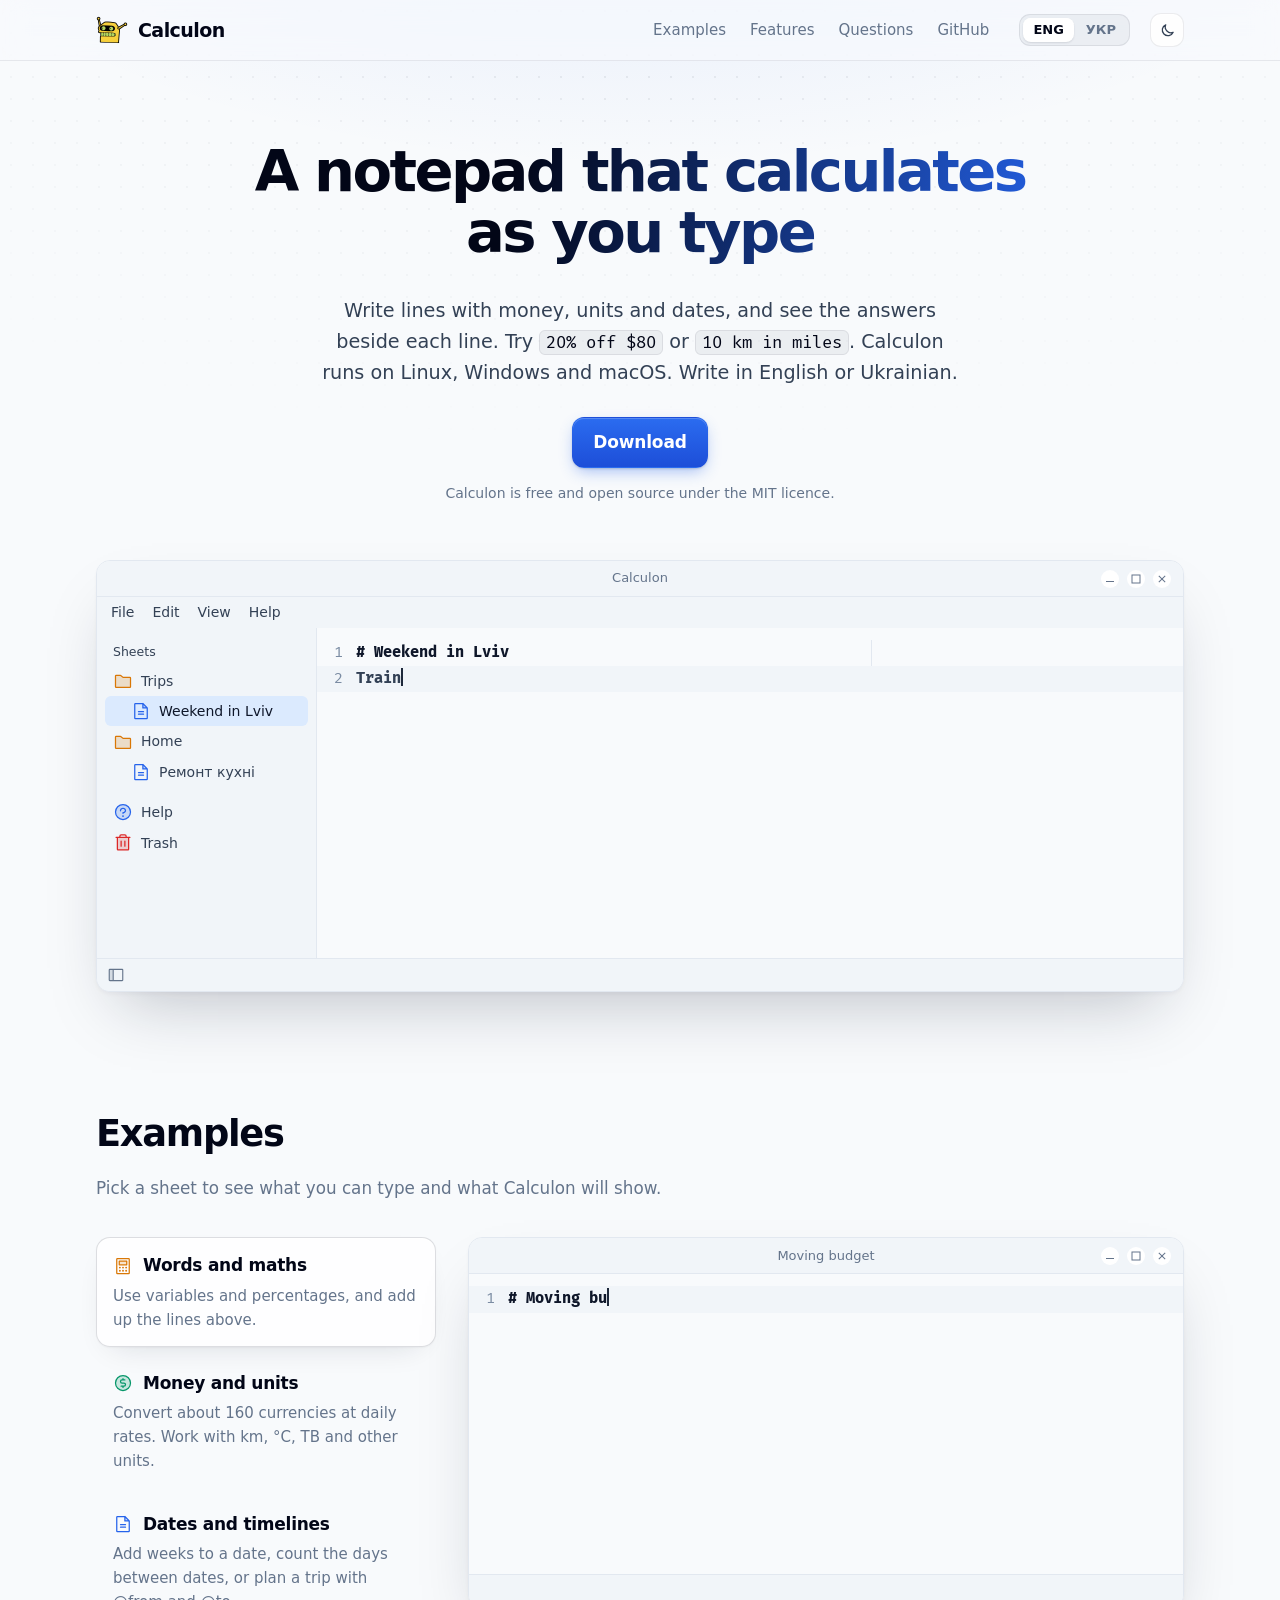
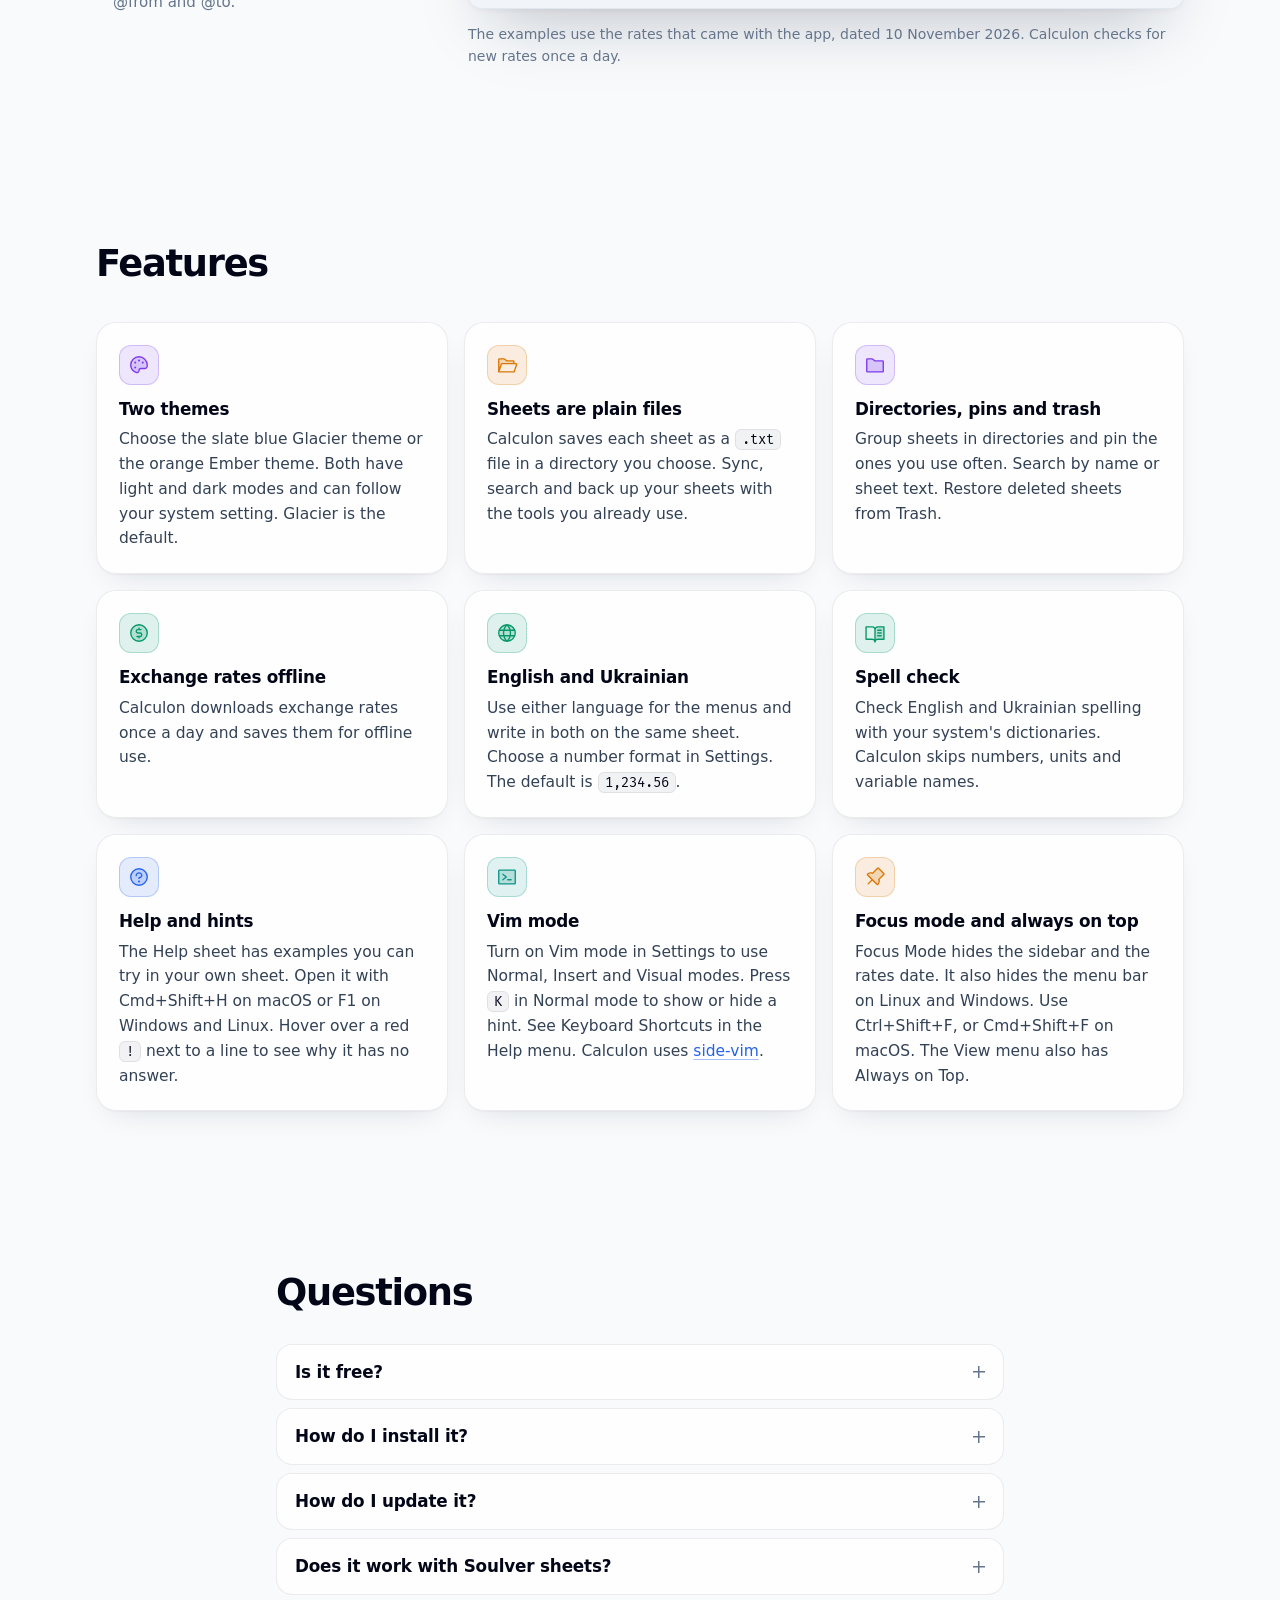
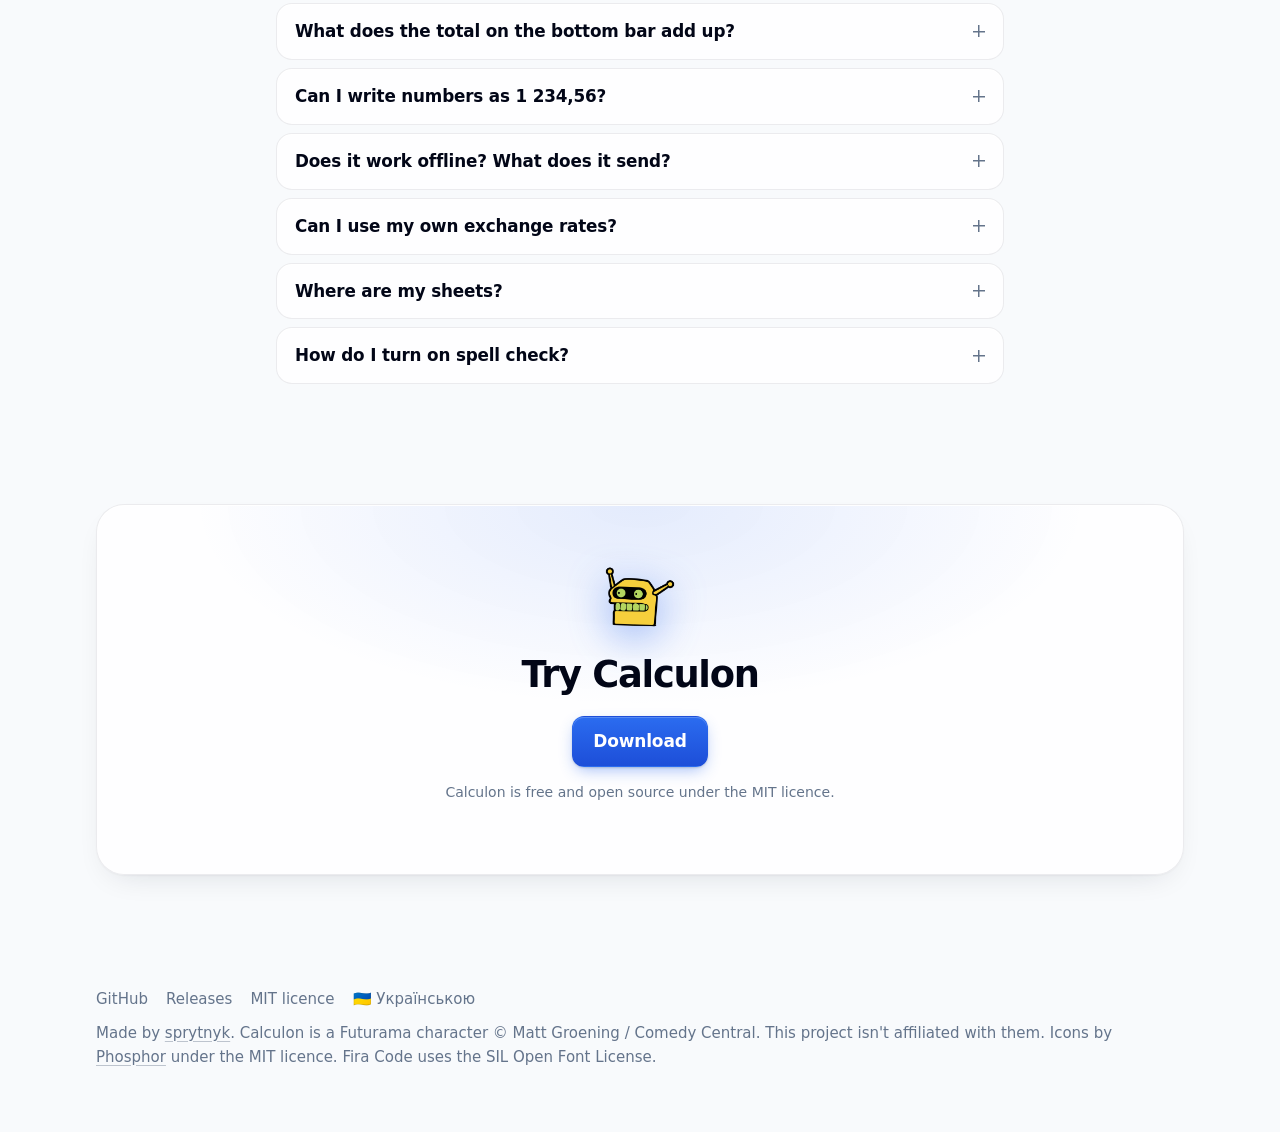
<file: docs/index.html>
<!doctype html>
<html lang="en">
  <head>
    <meta charset="utf-8" />
    <meta name="viewport" content="width=device-width, initial-scale=1" />
    <title>Calculon notepad calculator for Linux, Windows and macOS</title>
    <meta name="description" content="A notepad that calculates as you type. Write lines with money, units and dates. Free and open source for Linux, Windows and macOS." />
    <link rel="icon" href="assets/icon.png" />
    <link rel="canonical" href="https://sprytnyk.github.io/calculon/" />
    <link rel="alternate" hreflang="en" href="https://sprytnyk.github.io/calculon/" />
    <link rel="alternate" hreflang="uk" href="https://sprytnyk.github.io/calculon/uk/" />
    <link rel="alternate" hreflang="x-default" href="https://sprytnyk.github.io/calculon/" />
    <meta property="og:type" content="website" />
    <meta property="og:site_name" content="Calculon" />
    <meta property="og:title" content="Calculon notepad calculator for Linux, Windows and macOS" />
    <meta property="og:description" content="A notepad that calculates as you type. Write lines with money, units and dates. Free and open source for Linux, Windows and macOS." />
    <meta property="og:url" content="https://sprytnyk.github.io/calculon/" />
    <meta property="og:image" content="https://sprytnyk.github.io/calculon/screenshot.png" />
    <meta property="og:image:width" content="1200" />
    <meta property="og:image:height" content="630" />
    <meta property="og:locale" content="en_GB" />
    <meta property="og:locale:alternate" content="uk_UA" />
    <meta name="twitter:card" content="summary_large_image" />
    <script type="application/ld+json">
      {
        "@context": "https://schema.org",
        "@type": "SoftwareApplication",
        "name": "Calculon",
        "description": "A notepad that calculates as you type. Write lines with money, units and dates. Free and open source for Linux, Windows and macOS.",
        "applicationCategory": "UtilitiesApplication",
        "operatingSystem": "Linux, Windows, macOS",
        "url": "https://sprytnyk.github.io/calculon/",
        "downloadUrl": "https://github.com/sprytnyk/calculon/releases/latest",
        "codeRepository": "https://github.com/sprytnyk/calculon",
        "license": "https://opensource.org/license/mit",
        "inLanguage": [
          "en",
          "uk"
        ],
        "image": "https://sprytnyk.github.io/calculon/assets/icon.png",
        "screenshot": "https://sprytnyk.github.io/calculon/screenshot.png",
        "offers": {
          "@type": "Offer",
          "price": "0",
          "priceCurrency": "USD"
        }
      }
    </script>
    <script>
      try {
        const theme = localStorage.getItem("calculon-site-theme");
        if (theme === "light" || theme === "dark") document.documentElement.dataset.theme = theme;
      } catch {
        // Use the system theme when storage is unavailable.
      }

      // a browser set to Ukrainian goes to the Ukrainian page, unless the visitor picked English
      try {
        const first = (navigator.languages || [navigator.language])[0] || "";
        if (!localStorage.getItem("lang") && /^uk\b/i.test(first)) location.replace("uk/");
      } catch {
        // no storage: stay on English
      }
    </script>
    <link rel="stylesheet" href="assets/theme.css" />
    <link rel="stylesheet" href="assets/site.css" />
  </head>
  <body>
    <header class="top">
      <div class="wrap">
        <a class="brand" href="./"><img src="assets/icon.png" alt="" />Calculon</a>
        <nav>
          <a class="optional" href="#examples">Examples</a>
          <a class="optional" href="#features">Features</a>
          <a class="optional" href="#faq">Questions</a>
          <a href="https://github.com/sprytnyk/calculon">GitHub</a>
        </nav>
        <div class="langs" aria-label="Language">
          <span aria-current="page">ENG</span>
          <a href="uk/" data-lang="uk" hreflang="uk" lang="uk" title="Українською">УКР</a>
        </div>
        <button type="button" class="theme-toggle" data-theme-toggle="site" hidden>
          <svg class="sun" viewBox="0 0 24 24" aria-hidden="true"><circle cx="12" cy="12" r="4" /><path d="M12 2v2M12 20v2M4.9 4.9l1.4 1.4M17.7 17.7l1.4 1.4M2 12h2M20 12h2M4.9 19.1l1.4-1.4M17.7 6.3l1.4-1.4" /></svg><svg class="moon" viewBox="0 0 24 24" aria-hidden="true"><path d="M20 14.5A8 8 0 0 1 9.5 4a8 8 0 1 0 10.5 10.5z" /></svg>
        </button>
      </div>
    </header>

    <main>
      <div class="hero wrap">
        <h1>A notepad that calculates as&nbsp;you&nbsp;type</h1>
        <p class="lead">
          Write lines with money, units and dates, and see the answers beside each line.
          Try <code>20% off $80</code> or <code>10 km in miles</code>.
          Calculon runs on Linux, Windows and macOS. Write in English or Ukrainian.
        </p>
        <div data-downloads>
          <div class="downloads">
            <a class="button primary" href="https://github.com/sprytnyk/calculon/releases/latest"
              >Download</a
            >
          </div>
          <p class="download-note">Calculon is free and open source under the MIT licence.</p>
        </div>

        <div class="window" data-hero aria-label="Calculon demo with answers beside each line">
          <div class="titlebar">
            <span class="dots"><i></i><i></i><i></i></span>Calculon
          </div>
          <div class="menubar"></div>
          <div class="window-body">
            <aside class="side"></aside>
            <div class="sheet"></div>
          </div>
          <div class="statusbar"><span class="total"></span></div>
        </div>
      </div>

      <section id="examples">
        <div class="wrap">
          <div class="section-head">
            <h2>Examples</h2>
            <p class="muted">
              Pick a sheet to see what you can type and what Calculon will show.
            </p>
          </div>
          <div class="examples" data-examples>
            <div class="tabs" role="tablist" aria-label="Examples">
              <button class="tab" role="tab" data-sheet="basics" data-icon="numbers">
                <strong>Words and maths</strong>
                <span class="text">Use variables and percentages, and add up the lines above.</span>
              </button>
              <button class="tab" role="tab" data-sheet="money" data-icon="rates">
                <strong>Money and units</strong>
                <span class="text">Convert about 160 currencies at daily rates. Work with km, °C, TB and other units.</span>
              </button>
              <button class="tab" role="tab" data-sheet="dates" data-icon="sheet">
                <strong>Dates and timelines</strong>
                <span class="text"
                  >Add weeks to a date, count the days between dates, or plan a trip with @from and
                  @to.</span
                >
              </button>
            </div>
            <div class="example">
              <div class="window">
                <div class="titlebar">
                  <span class="dots"><i></i><i></i><i></i></span><span class="name"></span>
                </div>
                <div class="window-body"><div class="sheet" role="tabpanel"></div></div>
                <div class="statusbar"><span class="total"></span></div>
              </div>
              <p class="rates-note">
                The examples use the rates that came with the app, dated
                <span data-rates-date></span>. Calculon checks for new rates once a day.
              </p>
            </div>
          </div>
        </div>
      </section>

      <section id="features">
        <div class="wrap">
          <div class="section-head">
            <h2>Features</h2>
          </div>
          <div class="features">
            <div class="card">
              <span class="tile" style="--tint: var(--icon-violet)"><span class="icon" style="mask-image: url(assets/icons/colours.svg); -webkit-mask-image: url(assets/icons/colours.svg)"></span></span>
              <h3>Two themes</h3>
              <p>
                Choose the slate blue Glacier theme or the orange Ember theme. Both have light
                and dark modes and can follow your system setting. Glacier is the default.
              </p>
            </div>
            <div class="card">
              <span class="tile" style="--tint: var(--icon-amber)"><span class="icon" style="mask-image: url(assets/icons/open_directory.svg); -webkit-mask-image: url(assets/icons/open_directory.svg)"></span></span>
              <h3>Sheets are plain files</h3>
              <p>
                Calculon saves each sheet as a <code>.txt</code> file in a directory you choose.
                Sync, search and back up your sheets with the tools you already use.
              </p>
            </div>
            <div class="card">
              <span class="tile" style="--tint: var(--icon-violet)"><span class="icon" style="mask-image: url(assets/icons/directory.svg); -webkit-mask-image: url(assets/icons/directory.svg)"></span></span>
              <h3>Directories, pins and trash</h3>
              <p>
                Group sheets in directories and pin the ones you use often. Search by name or
                sheet text. Restore deleted sheets from Trash.
              </p>
            </div>
            <div class="card">
              <span class="tile" style="--tint: var(--icon-green)"><span class="icon" style="mask-image: url(assets/icons/rates.svg); -webkit-mask-image: url(assets/icons/rates.svg)"></span></span>
              <h3>Exchange rates offline</h3>
              <p>
                Calculon downloads exchange rates once a day and saves them for offline use.
              </p>
            </div>
            <div class="card">
              <span class="tile" style="--tint: var(--icon-green)"><span class="icon" style="mask-image: url(assets/icons/language.svg); -webkit-mask-image: url(assets/icons/language.svg)"></span></span>
              <h3>English and Ukrainian</h3>
              <p>
                Use either language for the menus and write in both on the same sheet.
                Choose a number format in Settings. The default is <code>1,234.56</code>.
              </p>
            </div>
            <div class="card">
              <span class="tile" style="--tint: var(--icon-green)"><span class="icon" style="mask-image: url(assets/icons/spell_add.svg); -webkit-mask-image: url(assets/icons/spell_add.svg)"></span></span>
              <h3>Spell check</h3>
              <p>
                Check English and Ukrainian spelling with your system's dictionaries.
                Calculon skips numbers, units and variable names.
              </p>
            </div>
            <div class="card">
              <span class="tile" style="--tint: var(--icon-blue)"><span class="icon" style="mask-image: url(assets/icons/help.svg); -webkit-mask-image: url(assets/icons/help.svg)"></span></span>
              <h3>Help and hints</h3>
              <p>
                The Help sheet has examples you can try in your own sheet.
                Open it with Cmd+Shift+H on macOS or F1 on Windows and Linux.
                Hover over a red <code>!</code> next to a line to see why it has no answer.
              </p>
            </div>
            <div class="card">
              <span class="tile" style="--tint: var(--icon-teal)"><span class="icon" style="mask-image: url(assets/icons/vim.svg); -webkit-mask-image: url(assets/icons/vim.svg)"></span></span>
              <h3>Vim mode</h3>
              <p>
                Turn on Vim mode in Settings to use Normal, Insert and Visual modes. Press
                <code>K</code> in Normal mode to show or hide a hint. See Keyboard Shortcuts in
                the Help menu. Calculon uses <a href="https://github.com/sprytnyk/side-vim">side-vim</a>.
              </p>
            </div>
            <div class="card">
              <span class="tile" style="--tint: var(--icon-amber)"><span class="icon" style="mask-image: url(assets/icons/pin.svg); -webkit-mask-image: url(assets/icons/pin.svg)"></span></span>
              <h3>Focus mode and always on top</h3>
              <p>
                Focus Mode hides the sidebar and the rates date. It also hides the menu bar on
                Linux and Windows. Use Ctrl+Shift+F, or Cmd+Shift+F on macOS. The View menu also
                has Always on Top.
              </p>
            </div>
          </div>
        </div>
      </section>

      <section id="faq">
        <div class="wrap faq">
          <h2>Questions</h2>
          <details>
            <summary>Is it free?</summary>
            <div>
              <p>
                Calculon is free. The MIT-licensed code is
                <a href="https://github.com/sprytnyk/calculon">on GitHub</a>.
              </p>
            </div>
          </details>
          <details>
            <summary>How do I install it?</summary>
            <div>
              <p>
                Download the archive for your system from
                <a href="https://github.com/sprytnyk/calculon/releases/latest">Releases</a> and unpack it. On Linux, run
                <code>./calculon</code>. On Windows, run <code>calculon.exe</code>.
                If the archive has an <code>_internal</code> directory, keep it beside the executable.
              </p>
              <p>
                The Windows build isn't code-signed, so SmartScreen may ask you to confirm the
                first start. Click More info, then Run anyway. On macOS, drag
                <code>Calculon.app</code> into Applications. The app isn't notarized, so macOS
                blocks it the first time. Try to open it, then go to System Settings &gt; Privacy
                &amp; Security and click Open Anyway.
              </p>
            </div>
          </details>
          <details>
            <summary>How do I update it?</summary>
            <div>
              <p>
                Open About Calculon in the Help menu, or in the Calculon menu on macOS. It checks
                GitHub and shows a link when a new version is out. Download it and replace the
                old copy. Your sheets and settings stay where they are.
              </p>
            </div>
          </details>
          <details>
            <summary>Does it work with Soulver sheets?</summary>
            <div>
              <p>
                Most sheets that use <a href="https://soulver.app">Soulver's</a> syntax work in
                Calculon, including line references from Soulver exports. Calculon uses its own
                <code>@from</code> and <code>@to</code> lines for trip timelines. In Soulver, set
                the trip's start and end in the app's interface. Calculon is an independent
                project.
              </p>
            </div>
          </details>
          <details>
            <summary>What does the total on the bottom bar add up?</summary>
            <div>
              <p>
                It adds the results of the whole sheet, subtotals included. If the sheet has
                money, it adds the money. Otherwise, it adds the results with the most common
                kind of unit, or plain numbers if there are no units. If Calculon has no exchange
                rate for a currency in the sheet, the bar shows which currency it is instead of
                a total.
              </p>
            </div>
          </details>
          <details>
            <summary>Can I write numbers as 1 234,56?</summary>
            <div>
              <p>
                Yes. Choose <code>1,234.56</code>, <code>1.234,56</code>,
                <code>1 234,56</code> or <code>1 234.56</code> on the Numbers page in Settings.
                The format is used for what you type and for the answers, whatever the menu
                language. The default is <code>1,234.56</code>, so <code>1,250</code> is one
                thousand two hundred and fifty.
              </p>
              <p>
                Put semicolons between list items and function arguments, as in
                <code>round(1234; 2)</code>. The same page sets which currency a bare
                <code>$</code> stands for. The default is US dollars.
              </p>
            </div>
          </details>
          <details>
            <summary>Does it work offline? What does it send?</summary>
            <div>
              <p>
                Calculon calculates on your computer. It gets rates from open.er-api.com or
                Frankfurter and uses the last saved rates when you're offline. When you open
                About, it checks GitHub for a new version. Calculon works without an account
                or tracking.
              </p>
            </div>
          </details>
          <details>
            <summary>Can I use my own exchange rates?</summary>
            <div>
              <p>
                Yes. Enter the URL of your source on the Exchange Rates page in Settings, for
                example your own Frankfurter server. It should return JSON like this.
              </p>
              <pre>{"base": "USD", "rates": {"EUR": 0.92, "UAH": 41.3}}</pre>
              <p>
                The <a href="https://github.com/sprytnyk/calculon#exchange-rates">README</a> lists what the reply needs.
              </p>
            </div>
          </details>
          <details>
            <summary>Where are my sheets?</summary>
            <div>
              <p>
                Calculon suggests <code>~/Documents/Calculon</code> on first launch. You can
                choose another directory in Settings. Each sheet is a plain <code>.txt</code>
                file, and directories in the sidebar are directories on disk. Deleted sheets go
                to <code>.trash</code> in the same place until you empty Trash.
              </p>
              <p>
                If a file changes on disk while you edit it, choose Save a copy to save your edits
                in a new sheet in the same directory.
              </p>
            </div>
          </details>
          <details>
            <summary>How do I turn on spell check?</summary>
            <div>
              <p>
                Calculon uses the spell checker on your system. On Linux that's Hunspell. To install
                it with English and Ukrainian dictionaries on Debian or Ubuntu, use this command.
              </p>
              <pre>sudo apt install libhunspell-1.7-0 hunspell-en-us hunspell-uk</pre>
              <p>
                For UK English on Debian or Ubuntu, install <code>hunspell-en-gb</code>.
                On macOS, install Hunspell with Homebrew and put the dictionaries in
                <code>~/Library/Spelling</code>. On Windows, open Language &amp; region under
                Time &amp; language in Settings. Add the language and install "Basic typing".
                The <a href="https://github.com/sprytnyk/calculon#spell-check">README</a> has the steps.
              </p>
              <p>
                Turn on Check Spelling in the View menu.
                The shortcut is Cmd+Option+S on macOS or F7 on Windows and Linux.
                To pick an English dictionary, open Spell Check in Settings.
              </p>
            </div>
          </details>
        </div>
      </section>

      <section class="cta">
        <div class="wrap">
          <img src="assets/icon.png" alt="" />
          <h2>Try Calculon</h2>
          <div data-downloads>
            <div class="downloads">
              <a class="button primary" href="https://github.com/sprytnyk/calculon/releases/latest"
                >Download</a
              >
            </div>
            <p class="download-note">Calculon is free and open source under the MIT licence.</p>
          </div>
        </div>
      </section>
    </main>

    <footer>
      <div class="wrap">
        <div class="links">
          <a href="https://github.com/sprytnyk/calculon">GitHub</a>
          <a href="https://github.com/sprytnyk/calculon/releases">Releases</a>
          <a href="https://github.com/sprytnyk/calculon/blob/main/LICENSE">MIT licence</a>
          <a href="uk/" data-lang="uk" hreflang="uk" lang="uk">🇺🇦 Українською</a>
        </div>
        <p>
          Made by <a href="https://sprytnyk.dev">sprytnyk</a>. Calculon is a Futurama character ©
          Matt Groening / Comedy Central. This project isn't affiliated with them. Icons by
          <a href="https://phosphoricons.com">Phosphor</a> under the MIT licence.
          Fira Code uses the SIL Open Font License.
        </p>
      </div>
    </footer>

    <script src="assets/sheets.js"></script>
    <script src="assets/site.js"></script>
  </body>
</html>
</file>
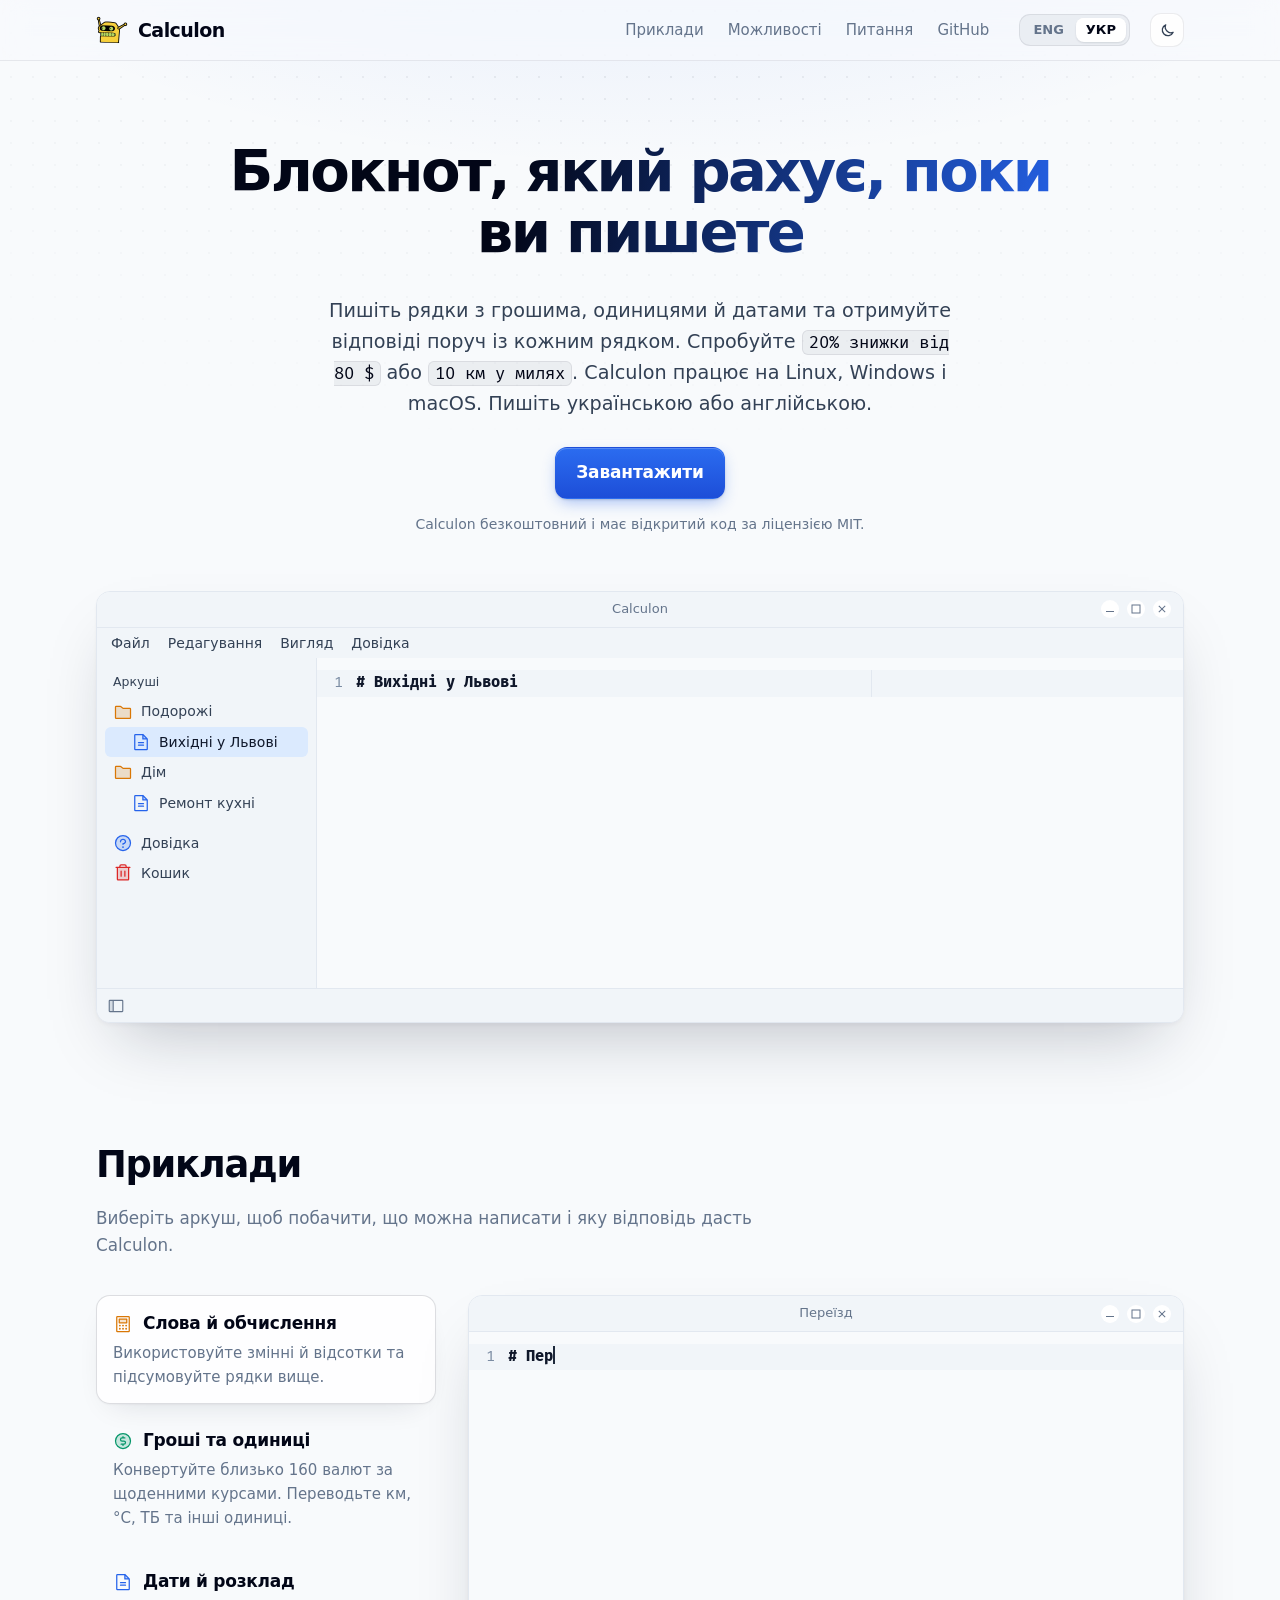
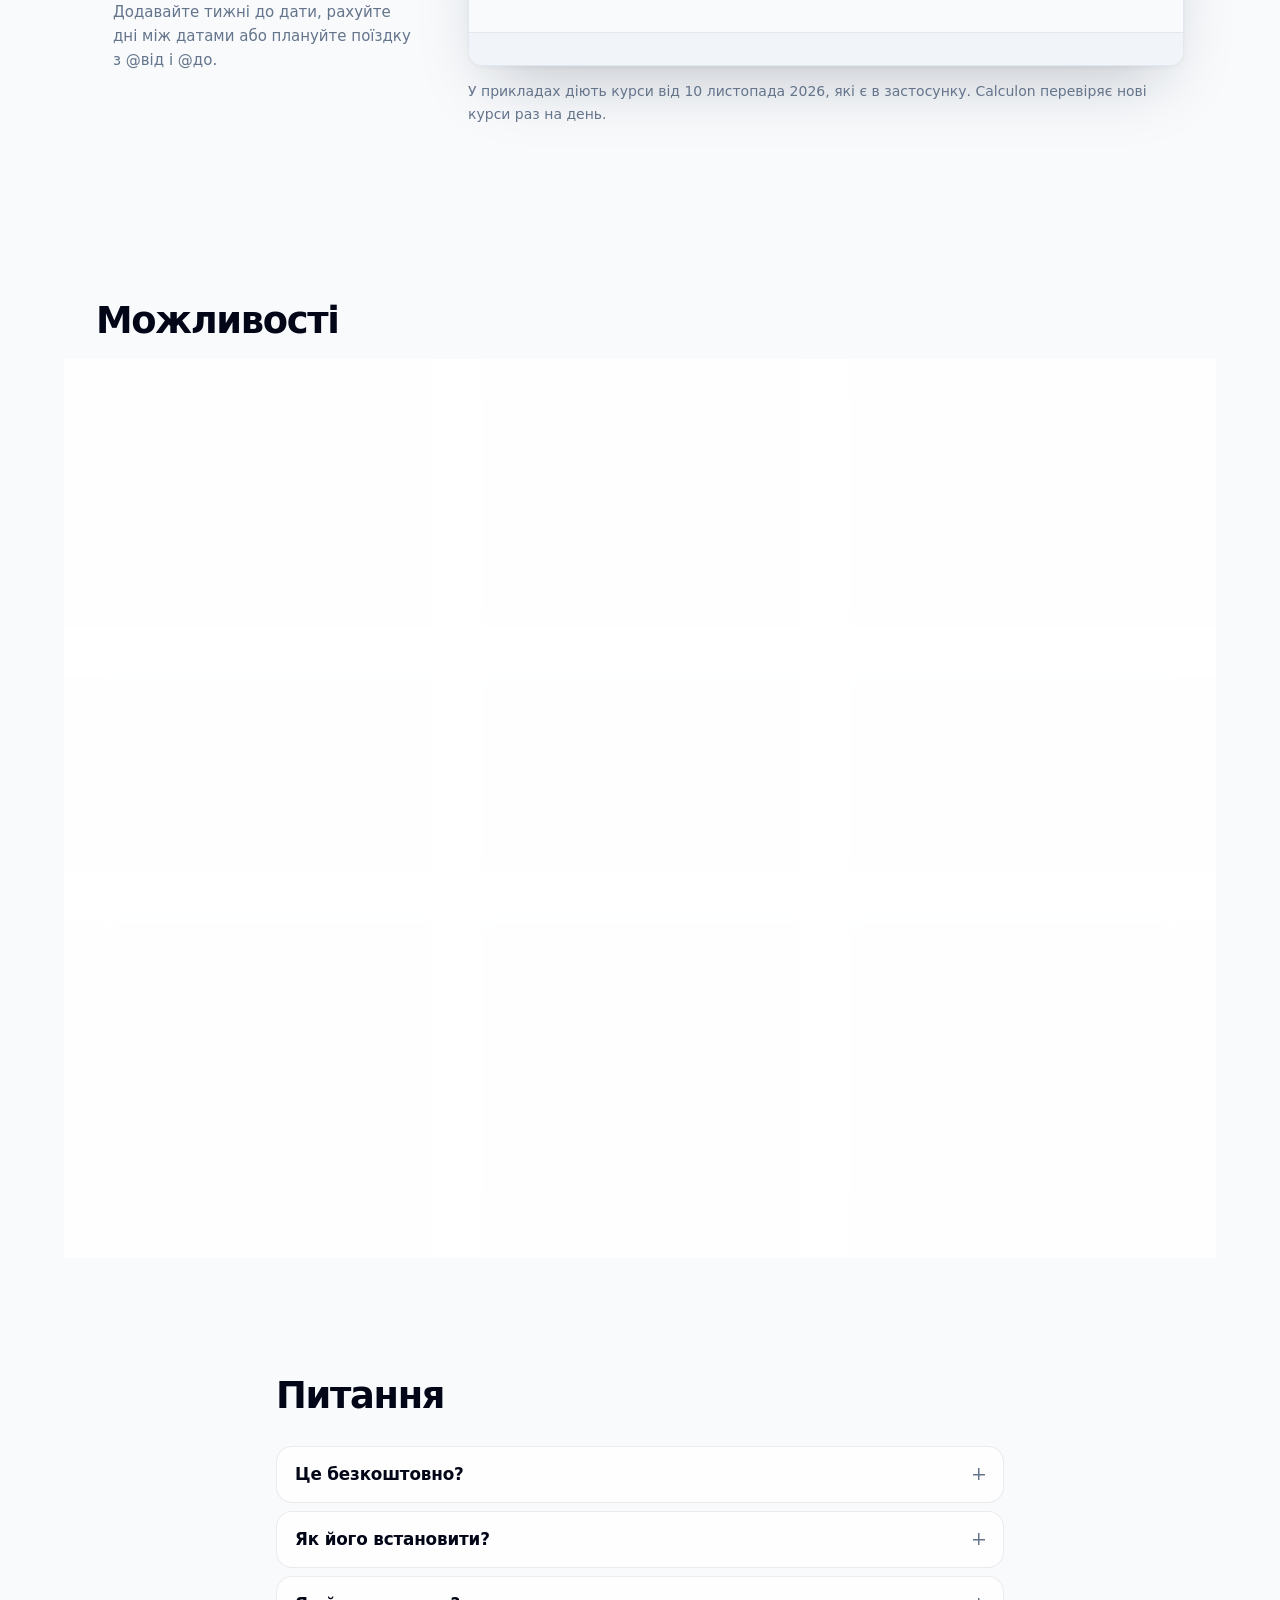
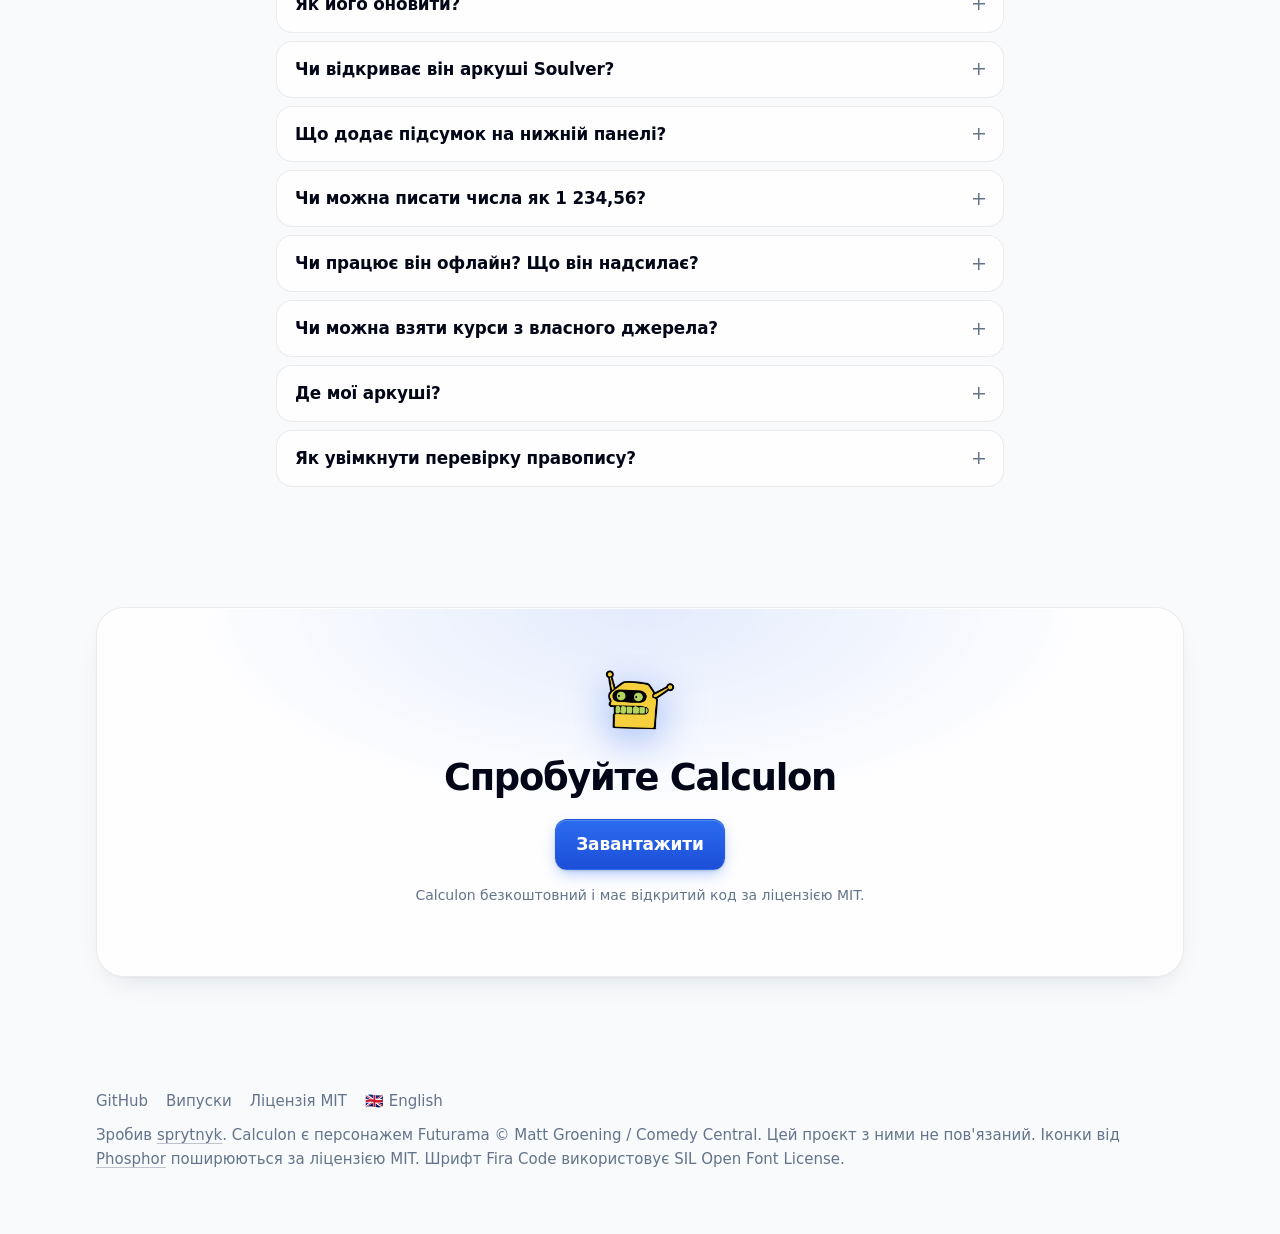
<file: docs/uk/index.html>
<!doctype html>
<html lang="uk">
  <head>
    <meta charset="utf-8" />
    <meta name="viewport" content="width=device-width, initial-scale=1" />
    <title>Блокнот-калькулятор Calculon для Linux, Windows і macOS</title>
    <meta name="description" content="Блокнот, який рахує, поки ви пишете. Пишіть рядки з грошима, одиницями й датами. Безкоштовний застосунок із відкритим кодом для Linux, Windows і macOS." />
    <link rel="icon" href="../assets/icon.png" />
    <link rel="canonical" href="https://sprytnyk.github.io/calculon/uk/" />
    <link rel="alternate" hreflang="en" href="https://sprytnyk.github.io/calculon/" />
    <link rel="alternate" hreflang="uk" href="https://sprytnyk.github.io/calculon/uk/" />
    <link rel="alternate" hreflang="x-default" href="https://sprytnyk.github.io/calculon/" />
    <meta property="og:type" content="website" />
    <meta property="og:site_name" content="Calculon" />
    <meta property="og:title" content="Блокнот-калькулятор Calculon для Linux, Windows і macOS" />
    <meta property="og:description" content="Блокнот, який рахує, поки ви пишете. Пишіть рядки з грошима, одиницями й датами. Безкоштовний застосунок із відкритим кодом для Linux, Windows і macOS." />
    <meta property="og:url" content="https://sprytnyk.github.io/calculon/uk/" />
    <meta property="og:image" content="https://sprytnyk.github.io/calculon/screenshot-uk.png" />
    <meta property="og:image:width" content="1200" />
    <meta property="og:image:height" content="630" />
    <meta property="og:locale" content="uk_UA" />
    <meta property="og:locale:alternate" content="en_GB" />
    <meta name="twitter:card" content="summary_large_image" />
    <script type="application/ld+json">
      {
        "@context": "https://schema.org",
        "@type": "SoftwareApplication",
        "name": "Calculon",
        "description": "Блокнот, який рахує, поки ви пишете. Пишіть рядки з грошима, одиницями й датами. Безкоштовний застосунок із відкритим кодом для Linux, Windows і macOS.",
        "applicationCategory": "UtilitiesApplication",
        "operatingSystem": "Linux, Windows, macOS",
        "url": "https://sprytnyk.github.io/calculon/uk/",
        "downloadUrl": "https://github.com/sprytnyk/calculon/releases/latest",
        "codeRepository": "https://github.com/sprytnyk/calculon",
        "license": "https://opensource.org/license/mit",
        "inLanguage": [
          "en",
          "uk"
        ],
        "image": "https://sprytnyk.github.io/calculon/assets/icon.png",
        "screenshot": "https://sprytnyk.github.io/calculon/screenshot-uk.png",
        "offers": {
          "@type": "Offer",
          "price": "0",
          "priceCurrency": "USD"
        }
      }
    </script>
    <script>
      try {
        const theme = localStorage.getItem("calculon-site-theme");
        if (theme === "light" || theme === "dark") document.documentElement.dataset.theme = theme;
      } catch {
        // Use the system theme when storage is unavailable.
      }
    </script>
    <link rel="stylesheet" href="../assets/theme.css" />
    <link rel="stylesheet" href="../assets/site.css" />
  </head>
  <body>
    <header class="top">
      <div class="wrap">
        <a class="brand" href="./"><img src="../assets/icon.png" alt="" />Calculon</a>
        <nav>
          <a class="optional" href="#examples">Приклади</a>
          <a class="optional" href="#features">Можливості</a>
          <a class="optional" href="#faq">Питання</a>
          <a href="https://github.com/sprytnyk/calculon">GitHub</a>
        </nav>
        <div class="langs" aria-label="Мова">
          <a href="../" data-lang="en" hreflang="en" lang="en" title="English">ENG</a>
          <span aria-current="page">УКР</span>
        </div>
        <button type="button" class="theme-toggle" data-theme-toggle="site" hidden>
          <svg class="sun" viewBox="0 0 24 24" aria-hidden="true"><circle cx="12" cy="12" r="4" /><path d="M12 2v2M12 20v2M4.9 4.9l1.4 1.4M17.7 17.7l1.4 1.4M2 12h2M20 12h2M4.9 19.1l1.4-1.4M17.7 6.3l1.4-1.4" /></svg><svg class="moon" viewBox="0 0 24 24" aria-hidden="true"><path d="M20 14.5A8 8 0 0 1 9.5 4a8 8 0 1 0 10.5 10.5z" /></svg>
        </button>
      </div>
    </header>

    <main>
      <div class="hero wrap">
        <h1>Блокнот, який рахує, поки ви&nbsp;пишете</h1>
        <p class="lead">
          Пишіть рядки з грошима, одиницями й датами та отримуйте відповіді поруч із кожним рядком.
          Спробуйте <code>20% знижки від 80 $</code> або <code>10 км у милях</code>.
          Calculon працює на Linux, Windows і macOS. Пишіть українською або англійською.
        </p>
        <div data-downloads>
          <div class="downloads">
            <a class="button primary" href="https://github.com/sprytnyk/calculon/releases/latest"
              >Завантажити</a
            >
          </div>
          <p class="download-note">Calculon безкоштовний і має відкритий код за ліцензією MIT.</p>
        </div>

        <div class="window" data-hero aria-label="Приклад аркуша Calculon із відповідями поруч із рядками">
          <div class="titlebar">
            <span class="dots"><i></i><i></i><i></i></span>Calculon
          </div>
          <div class="menubar"></div>
          <div class="window-body">
            <aside class="side"></aside>
            <div class="sheet"></div>
          </div>
          <div class="statusbar"><span class="total"></span></div>
        </div>
      </div>

      <section id="examples">
        <div class="wrap">
          <div class="section-head">
            <h2>Приклади</h2>
            <p class="muted">
              Виберіть аркуш, щоб побачити, що можна написати і яку відповідь дасть Calculon.
            </p>
          </div>
          <div class="examples" data-examples>
            <div class="tabs" role="tablist" aria-label="Приклади">
              <button class="tab" role="tab" data-sheet="basics" data-icon="numbers">
                <strong>Слова й обчислення</strong>
                <span class="text">Використовуйте змінні й відсотки та підсумовуйте рядки вище.</span>
              </button>
              <button class="tab" role="tab" data-sheet="money" data-icon="rates">
                <strong>Гроші та одиниці</strong>
                <span class="text"
                  >Конвертуйте близько 160 валют за щоденними курсами. Переводьте км,
                  °C, ТБ та інші одиниці.</span
                >
              </button>
              <button class="tab" role="tab" data-sheet="dates" data-icon="sheet">
                <strong>Дати й розклад</strong>
                <span class="text"
                  >Додавайте тижні до дати, рахуйте дні між датами або плануйте поїздку з @від і
                  @до.</span
                >
              </button>
            </div>
            <div class="example">
              <div class="window">
                <div class="titlebar">
                  <span class="dots"><i></i><i></i><i></i></span><span class="name"></span>
                </div>
                <div class="window-body"><div class="sheet" role="tabpanel"></div></div>
                <div class="statusbar"><span class="total"></span></div>
              </div>
              <p class="rates-note">
                У прикладах діють курси від <span data-rates-date></span>, які є в застосунку.
                Calculon перевіряє нові курси раз на день.
              </p>
            </div>
          </div>
        </div>
      </section>

      <section id="features">
        <div class="wrap">
          <div class="section-head">
            <h2>Можливості</h2>
          </div>
          <div class="features">
            <div class="card">
              <span class="tile" style="--tint: var(--icon-violet)"><span class="icon" style="mask-image: url(../assets/icons/colours.svg); -webkit-mask-image: url(../assets/icons/colours.svg)"></span></span>
              <h3>Дві теми</h3>
              <p>
                Виберіть синьо-сіру Glacier або помаранчеву Ember. Кожна тема має світлий і темний
                режими й може підлаштовуватися під налаштування системи. Типова тема Glacier.
              </p>
            </div>
            <div class="card">
              <span class="tile" style="--tint: var(--icon-amber)"><span class="icon" style="mask-image: url(../assets/icons/open_directory.svg); -webkit-mask-image: url(../assets/icons/open_directory.svg)"></span></span>
              <h3>Аркуші як звичайні файли</h3>
              <p>
                Calculon зберігає кожен аркуш як файл <code>.txt</code> у вибраній теці.
                Шукайте в аркушах, синхронізуйте їх і робіть резервні копії звичними інструментами.
              </p>
            </div>
            <div class="card">
              <span class="tile" style="--tint: var(--icon-violet)"><span class="icon" style="mask-image: url(../assets/icons/directory.svg); -webkit-mask-image: url(../assets/icons/directory.svg)"></span></span>
              <h3>Теки, закріплення й кошик</h3>
              <p>
                Розкладайте аркуші по теках і закріплюйте ті, якими часто користуєтеся.
                Шукайте за назвою або текстом. Видалені аркуші можна відновити з кошика.
              </p>
            </div>
            <div class="card">
              <span class="tile" style="--tint: var(--icon-green)"><span class="icon" style="mask-image: url(../assets/icons/rates.svg); -webkit-mask-image: url(../assets/icons/rates.svg)"></span></span>
              <h3>Курси валют без інтернету</h3>
              <p>
                Calculon завантажує курси валют раз на день і зберігає їх для роботи без мережі.
              </p>
            </div>
            <div class="card">
              <span class="tile" style="--tint: var(--icon-green)"><span class="icon" style="mask-image: url(../assets/icons/language.svg); -webkit-mask-image: url(../assets/icons/language.svg)"></span></span>
              <h3>Українська й англійська</h3>
              <p>
                Виберіть мову меню й пишіть обома мовами в одному аркуші. Типовий формат
                чисел <code>1,234.56</code>. Його можна змінити в налаштуваннях.
              </p>
            </div>
            <div class="card">
              <span class="tile" style="--tint: var(--icon-green)"><span class="icon" style="mask-image: url(../assets/icons/spell_add.svg); -webkit-mask-image: url(../assets/icons/spell_add.svg)"></span></span>
              <h3>Перевірка правопису</h3>
              <p>
                Перевіряйте правопис українською й англійською зі словниками вашої системи.
                Calculon пропускає числа, одиниці й назви змінних.
              </p>
            </div>
            <div class="card">
              <span class="tile" style="--tint: var(--icon-blue)"><span class="icon" style="mask-image: url(../assets/icons/help.svg); -webkit-mask-image: url(../assets/icons/help.svg)"></span></span>
              <h3>Довідка й підказки</h3>
              <p>
                Спробуйте приклади з аркуша довідки у своєму аркуші.
                Відкрийте його комбінацією Cmd+Shift+H у macOS або клавішею F1 у Windows і Linux.
                Наведіть вказівник на червоний <code>!</code> поруч із рядком, щоб дізнатися,
                чому немає відповіді.
              </p>
            </div>
            <div class="card">
              <span class="tile" style="--tint: var(--icon-teal)"><span class="icon" style="mask-image: url(../assets/icons/vim.svg); -webkit-mask-image: url(../assets/icons/vim.svg)"></span></span>
              <h3>Режим Vim</h3>
              <p>
                Увімкніть режим Vim у налаштуваннях. Він має режими Normal, Insert і Visual.
                У режимі Normal натисніть <code>K</code>, щоб показати або сховати підказку.
                Комбінації клавіш є в меню "Довідка". Calculon використовує
                <a href="https://github.com/sprytnyk/side-vim">side-vim</a>.
              </p>
            </div>
            <div class="card">
              <span class="tile" style="--tint: var(--icon-amber)"><span class="icon" style="mask-image: url(../assets/icons/pin.svg); -webkit-mask-image: url(../assets/icons/pin.svg)"></span></span>
              <h3>Режим фокусування й "Завжди поверх"</h3>
              <p>
                Режим фокусування ховає бічну панель і дату оновлення курсів, а у Windows і Linux
                ще й рядок меню. Натисніть Ctrl+Shift+F або Cmd+Shift+F у macOS. У меню "Вигляд"
                є також пункт "Завжди поверх інших вікон".
              </p>
            </div>
          </div>
        </div>
      </section>

      <section id="faq">
        <div class="wrap faq">
          <h2>Питання</h2>
          <details>
            <summary>Це безкоштовно?</summary>
            <div>
              <p>
                Calculon безкоштовний. Код за ліцензією MIT доступний
                <a href="https://github.com/sprytnyk/calculon">на GitHub</a>.
              </p>
            </div>
          </details>
          <details>
            <summary>Як його встановити?</summary>
            <div>
              <p>
                Завантажте архів для своєї системи з
                <a href="https://github.com/sprytnyk/calculon/releases/latest">Releases</a> і розпакуйте його. На Linux запустіть
                <code>./calculon</code>. На Windows запустіть <code>calculon.exe</code>.
                Якщо в архіві є тека <code>_internal</code>, залиште її поруч із виконуваним файлом.
              </p>
              <p>
                Збірка для Windows не має цифрового підпису, тому SmartScreen може попросити
                підтвердити перший запуск. Натисніть "Докладніше", потім "Усе одно запустити".
                На macOS перетягніть <code>Calculon.app</code> у Програми. Застосунок не
                нотаризований, тому macOS першого разу його блокує. Спробуйте відкрити його,
                потім відкрийте Системні параметри &gt; Приватність і безпека й натисніть
                "Усе одно відкрити".
              </p>
            </div>
          </details>
          <details>
            <summary>Як його оновити?</summary>
            <div>
              <p>
                Відкрийте "Про Calculon" в меню Довідка, а на macOS у меню Calculon. Застосунок
                перевіряє GitHub і показує посилання, коли вийде нова версія. Завантажте її й
                замініть стару копію. Ваші аркуші й налаштування залишаться на місці.
              </p>
            </div>
          </details>
          <details>
            <summary>Чи відкриває він аркуші Soulver?</summary>
            <div>
              <p>
                Більшість аркушів із синтаксисом <a href="https://soulver.app">Soulver</a>
                працює в Calculon, разом із посиланнями на рядки з експорту Soulver. Для розкладу
                поїздки в Calculon є рядки <code>@від</code> і <code>@до</code>. У Soulver
                початок і кінець поїздки задають в інтерфейсі. Calculon є незалежним проєктом.
              </p>
            </div>
          </details>
          <details>
            <summary>Що додає підсумок на нижній панелі?</summary>
            <div>
              <p>
                Він додає результати всього аркуша, разом із проміжними підсумками. Якщо в
                аркуші є гроші, він додає гроші. Інакше він додає результати з найчастішим видом
                одиниць або звичайні числа, якщо одиниць немає. Якщо Calculon не має курсу для
                якоїсь валюти в аркуші, панель замість підсумку покаже, для якої саме.
              </p>
            </div>
          </details>
          <details>
            <summary>Чи можна писати числа як 1 234,56?</summary>
            <div>
              <p>
                Так. Виберіть <code>1,234.56</code>, <code>1.234,56</code>,
                <code>1 234,56</code> або <code>1 234.56</code> на сторінці Числа в
                налаштуваннях. Формат діє і для того, що ви пишете, і для відповідей, незалежно
                від мови меню. Типовий формат <code>1,234.56</code>, тож <code>1,250</code> це
                тисяча двісті п'ятдесят.
              </p>
              <p>
                Між елементами списку й аргументами функцій ставте крапку з комою, як у
                <code>round(1234; 2)</code>. На тій самій сторінці можна вибрати, яку валюту
                означає просто <code>$</code>. Типово це долар США.
              </p>
            </div>
          </details>
          <details>
            <summary>Чи працює він офлайн? Що він надсилає?</summary>
            <div>
              <p>
                Calculon рахує на вашому комп'ютері. Він бере курси валют з open.er-api.com або
                Frankfurter. Без інтернету він використовує останні збережені курси. Коли ви
                відкриваєте "Про Calculon", застосунок перевіряє на GitHub, чи є нова версія.
                Calculon працює без облікового запису й відстеження дій користувача.
              </p>
            </div>
          </details>
          <details>
            <summary>Чи можна взяти курси з власного джерела?</summary>
            <div>
              <p>
                Так. Вкажіть адресу джерела на сторінці Курси валют у налаштуваннях, наприклад
                свого сервера Frankfurter. Воно має повертати JSON такого вигляду.
              </p>
              <pre>{"base": "USD", "rates": {"EUR": 0.92, "UAH": 41.3}}</pre>
              <p>
                Усі вимоги до відповіді описані в
                <a href="https://github.com/sprytnyk/calculon#exchange-rates">README</a>.
              </p>
            </div>
          </details>
          <details>
            <summary>Де мої аркуші?</summary>
            <div>
              <p>
                Під час першого запуску Calculon пропонує <code>~/Documents/Calculon</code>.
                У налаштуваннях можна вибрати іншу теку. Кожен аркуш це звичайний файл
                <code>.txt</code>, а теки на бічній панелі це теки на диску. Видалені аркуші
                лежать у <code>.trash</code> там само, доки ви не очистите Кошик.
              </p>
              <p>
                Якщо файл змінився на диску, поки ви його редагували, натисніть "Зберегти копію".
                Ваші зміни опиняться в новому аркуші в тій самій теці.
              </p>
            </div>
          </details>
          <details>
            <summary>Як увімкнути перевірку правопису?</summary>
            <div>
              <p>
                Calculon використовує перевірку правопису вашої системи. На Linux це Hunspell.
                Ця команда встановить його з українським і англійським словниками в Debian чи Ubuntu.
              </p>
              <pre>sudo apt install libhunspell-1.7-0 hunspell-en-us hunspell-uk</pre>
              <p>
                Для британського правопису в Debian чи Ubuntu встановіть
                <code>hunspell-en-gb</code>. На macOS встановіть Hunspell через Homebrew і покладіть
                словники у <code>~/Library/Spelling</code>. На Windows відкрийте "Мова та регіон"
                у розділі "Час і мова". Додайте мову та встановіть базове введення. Кроки є в
                <a href="https://github.com/sprytnyk/calculon#spell-check">README</a>.
              </p>
              <p>
                Виберіть Перевіряти правопис у меню Вигляд.
                Або натисніть Cmd+Option+S у macOS чи F7 у Windows і Linux.
                Словник англійського правопису можна вибрати в розділі "Правопис" у налаштуваннях.
              </p>
            </div>
          </details>
        </div>
      </section>

      <section class="cta">
        <div class="wrap">
          <img src="../assets/icon.png" alt="" />
          <h2>Спробуйте Calculon</h2>
          <div data-downloads>
            <div class="downloads">
              <a class="button primary" href="https://github.com/sprytnyk/calculon/releases/latest"
                >Завантажити</a
              >
            </div>
            <p class="download-note">Calculon безкоштовний і має відкритий код за ліцензією MIT.</p>
          </div>
        </div>
      </section>
    </main>

    <footer>
      <div class="wrap">
        <div class="links">
          <a href="https://github.com/sprytnyk/calculon">GitHub</a>
          <a href="https://github.com/sprytnyk/calculon/releases">Випуски</a>
          <a href="https://github.com/sprytnyk/calculon/blob/main/LICENSE">Ліцензія MIT</a>
          <a href="../" data-lang="en" hreflang="en" lang="en">🇬🇧 English</a>
        </div>
        <p>
          Зробив <a href="https://sprytnyk.dev">sprytnyk</a>. Calculon є персонажем Futurama ©
          Matt Groening / Comedy Central. Цей проєкт з ними не пов'язаний. Іконки від
          <a href="https://phosphoricons.com">Phosphor</a> поширюються за ліцензією MIT.
          Шрифт Fira Code використовує SIL Open Font License.
        </p>
      </div>
    </footer>

    <script src="../assets/sheets.js"></script>
    <script src="../assets/site.js"></script>
  </body>
</html>
</file>
<file: docs/assets/theme.css>
/* Made by scripts/build_site.py from Calculon's Glacier theme. Don't edit by hand. */
:root {
  color-scheme: light dark;
  /* The active palette uses var() fallbacks. The other palette adds whitespace. */
  --light-palette: initial;
  --dark-palette: ;
  --bg: var(--light-palette, #f8fafc) var(--dark-palette, #0f172a);
  --sidebar: var(--light-palette, #f1f5f9) var(--dark-palette, #1e293b);
  --surface: var(--light-palette, #ffffff) var(--dark-palette, #283548);
  --border: var(--light-palette, #e2e8f0) var(--dark-palette, #2a3548);
  --text: var(--light-palette, #1e293b) var(--dark-palette, #e2e8f0);
  --muted: var(--light-palette, #64748b) var(--dark-palette, #94a3b8);
  --accent: var(--light-palette, #2563eb) var(--dark-palette, #60a5fa);
  --selection: var(--light-palette, #dbeafe) var(--dark-palette, #1c3767);
  --current-line: var(--light-palette, #f1f5f9) var(--dark-palette, #162032);
  --result: var(--light-palette, #047857) var(--dark-palette, #7dd3ae);
  --result-hover: var(--light-palette, #064e3b) var(--dark-palette, #bbf0d6);
  --number: var(--light-palette, #b45309) var(--dark-palette, #fbbf24);
  --unit: var(--light-palette, #1d4ed8) var(--dark-palette, #93c5fd);
  --variable: var(--light-palette, #7c3aed) var(--dark-palette, #a78bfa);
  --keyword: var(--light-palette, #475569) var(--dark-palette, #a5b4cf);
  --operator: var(--light-palette, #64748b) var(--dark-palette, #7d8ba3);
  --comment: var(--light-palette, #7b8ca3) var(--dark-palette, #64748b);
  --heading: var(--light-palette, #0f172a) var(--dark-palette, #ffffff);
  --label: var(--light-palette, #334155) var(--dark-palette, #cbd5e1);
  --tag: var(--light-palette, #0e7490) var(--dark-palette, #22d3ee);
  --misspelled: var(--light-palette, #856000) var(--dark-palette, #f5d76e);
  --invalid-number: var(--light-palette, #e11d48) var(--dark-palette, #fb7185);
  --error: var(--light-palette, #e11d48) var(--dark-palette, #fb7185);
  --fill-top: #2b6cf0;
  --fill: #1d4ed8;
  --on-fill: #ffffff;
  --icon-neutral: var(--light-palette, #64748b) var(--dark-palette, #94a3b8);
  --icon-blue: var(--light-palette, #2563eb) var(--dark-palette, #60a5fa);
  --icon-amber: var(--light-palette, #d97706) var(--dark-palette, #fbbf24);
  --icon-violet: var(--light-palette, #7c3aed) var(--dark-palette, #a78bfa);
  --icon-green: var(--light-palette, #059669) var(--dark-palette, #34d399);
  --icon-teal: var(--light-palette, #0d9488) var(--dark-palette, #2dd4bf);
  --icon-cyan: var(--light-palette, #0891b2) var(--dark-palette, #22d3ee);
  --icon-rose: var(--light-palette, #e11d48) var(--dark-palette, #fb7185);
  --icon-red: var(--light-palette, #dc2626) var(--dark-palette, #f87171);
  --icon-yellow: var(--light-palette, #ca8a04) var(--dark-palette, #facc15);
  --icon-indigo: var(--light-palette, #4f46e5) var(--dark-palette, #818cf8);
}
:root[data-theme="light"] {
  color-scheme: light;
}
:root[data-theme="dark"] {
  color-scheme: dark;
  --light-palette: ;
  --dark-palette: initial;
}
@media (prefers-color-scheme: dark) {
  :root:not([data-theme]) {
    --light-palette: ;
    --dark-palette: initial;
  }
}
</file>
<file: docs/assets/site.css>
/* Calculon's website. The app window's colours come from theme.css (the app's Glacier
   theme). The page around it has the same look as Loka's page: a soft glow and a dot grid
   at the top, a see-through header and see-through cards. */

@font-face {
  font-family: "Fira Code";
  src: url("fonts/FiraCode-Regular.ttf") format("truetype");
  font-weight: 400;
  font-display: swap;
}
@font-face {
  font-family: "Fira Code";
  src: url("fonts/FiraCode-Bold.ttf") format("truetype");
  font-weight: 700;
  font-display: swap;
}

:root {
  --mono: "Fira Code", ui-monospace, "SFMono-Regular", Menlo, Consolas, monospace;
  /* Inter only when the visitor has it installed */
  --sans: "Inter var", Inter, ui-sans-serif, system-ui, -apple-system, "Segoe UI", Roboto,
    sans-serif;
  --radius: 14px;
  --page: 1120px;
  --ease: cubic-bezier(0.2, 0.7, 0.2, 1);

  /* Keep the page palette available if the browser has an older theme.css. */
  --light-palette: initial;
  --dark-palette: ;

  /* The page around the app window, in Glacier's slate and blue. */
  --page-bg: var(--light-palette, #f8fafc) var(--dark-palette, #020617);
  --strong: var(--light-palette, #020617) var(--dark-palette, #f8fafc);
  --glow: var(--light-palette, #2563eb1f) var(--dark-palette, #3b82f62e);
  --dots: var(--light-palette, #0f172a14) var(--dark-palette, #94a3b81a);
  --line: var(--light-palette, #0f172a14) var(--dark-palette, #94a3b81f);
  --line-strong: var(--light-palette, #0f172a24) var(--dark-palette, #94a3b838);
  --card: var(--light-palette, #ffffffcc) var(--dark-palette, #0f172a99);
  --solid: var(--light-palette, #ffffff) var(--dark-palette, #0f172a);
  --highlight: inset 0 1px 0 var(--light-palette, #ffffffe6) var(--dark-palette, #ffffff0a);
  --shadow:
    var(--light-palette, 0 1px 2px #0f172a0a, 0 12px 32px -16px #0f172a29)
    var(--dark-palette, 0 12px 40px -16px #000c);
  --window-shadow:
    var(--light-palette, 0 2px 4px #0f172a0a, 0 32px 64px -24px #0f172a40)
    var(--dark-palette, 0 40px 80px -24px #000, 0 0 0 1px #94a3b80f);
  --header: var(--light-palette, #f8fafcb3) var(--dark-palette, #020617a6);
  --segment: var(--light-palette, #0f172a0d) var(--dark-palette, #1e293b99);
  --segment-on: var(--light-palette, #ffffff) var(--dark-palette, #334155);
  --soft: var(--light-palette, #2563eb14) var(--dark-palette, #3b82f61f);
  --soft-line: var(--light-palette, #2563eb2e) var(--dark-palette, #60a5fa40);
  --ring: var(--light-palette, #2563eb40) var(--dark-palette, #60a5fa59);
  --fill-glow: var(--light-palette, #2563eb73) var(--dark-palette, #3b82f666);
  --link: var(--light-palette, #2563eb) var(--dark-palette, #93c5fd);
  --title: linear-gradient(100deg, var(--strong) 35%, var(--link));
}
:root[data-theme="light"] {
  color-scheme: light;
}
:root[data-theme="dark"] {
  color-scheme: dark;
  --light-palette: ;
  --dark-palette: initial;
}
@media (prefers-color-scheme: dark) {
  :root:not([data-theme]) {
    --light-palette: ;
    --dark-palette: initial;
  }
}

* {
  box-sizing: border-box;
}
html {
  scroll-behavior: smooth;
  /* links to a section stop below the sticky header */
  scroll-padding-top: 72px;
  scrollbar-color: var(--line-strong) transparent;
}
::selection {
  background: var(--soft-line);
}
body {
  margin: 0;
  /* a soft blue glow at the top of the page */
  background:
    radial-gradient(70rem 32rem at 50% -12rem, var(--glow), transparent 70%) no-repeat,
    var(--page-bg);
  color: var(--text);
  font: 17px/1.6 var(--sans);
  font-feature-settings: "cv11", "ss01"; /* only changes Inter */
  -webkit-font-smoothing: antialiased;
  -moz-osx-font-smoothing: grayscale;
}
/* a faint dot grid that fades out down the page */
body::before {
  content: "";
  position: fixed;
  inset: 0;
  z-index: -1;
  pointer-events: none;
  background: radial-gradient(var(--dots) 1px, transparent 1px) 0 0 / 22px 22px;
  -webkit-mask-image: radial-gradient(ellipse 80% 50% at 50% 0, #000, transparent);
  mask-image: radial-gradient(ellipse 80% 50% at 50% 0, #000, transparent);
}
a {
  color: var(--link);
  text-decoration: underline;
  text-decoration-color: transparent;
  text-underline-offset: 3px;
  transition: text-decoration-color 0.15s;
}
a:hover {
  text-decoration-color: currentColor;
}
/* links inside sentences keep a soft underline: their colour alone is close to the text's */
p a,
.tab a {
  text-decoration-color: color-mix(in srgb, currentColor 40%, transparent);
}
p a:hover,
.tab a:hover {
  text-decoration-color: currentColor;
}
:focus-visible {
  outline: 2px solid var(--accent);
  outline-offset: 2px;
}
h1,
h2,
h3 {
  color: var(--strong);
  line-height: 1.2;
  margin: 0 0 0.5em;
}
h1 {
  font-size: clamp(2.2rem, 6vw, 3.6rem);
  font-weight: 750;
  line-height: 1.06;
  letter-spacing: -0.045em;
}
h2 {
  font-size: clamp(1.6rem, 4vw, 2.3rem);
  font-weight: 700;
  letter-spacing: -0.035em;
}
h3 {
  font-size: 1.05rem;
  font-weight: 650;
  letter-spacing: -0.015em;
}
p {
  margin: 0 0 1em;
}
.wrap {
  max-width: var(--page);
  margin: 0 auto;
  padding: 0 16px;
}
.muted {
  color: var(--muted);
}

/* Icons: Phosphor SVGs used as a mask, so they take any colour */
.icon {
  display: inline-block;
  flex: none;
  width: 20px;
  height: 20px;
  background: var(--icon-neutral);
  -webkit-mask: center / contain no-repeat;
  mask: center / contain no-repeat;
}
/* an icon on a tile of its own colour */
.tile {
  display: grid;
  place-items: center;
  width: 40px;
  height: 40px;
  border-radius: 12px;
  background: color-mix(in srgb, var(--tint) 12%, transparent);
  box-shadow: inset 0 0 0 1px color-mix(in srgb, var(--tint) 26%, transparent);
}
.tile .icon {
  width: 22px;
  height: 22px;
  background: var(--tint);
}

/* Top bar: see-through, it stays at the top */
.top {
  position: sticky;
  top: 0;
  z-index: 10;
  background: var(--header);
  border-bottom: 1px solid var(--line);
  -webkit-backdrop-filter: saturate(180%) blur(14px);
  backdrop-filter: saturate(180%) blur(14px);
}
.top .wrap {
  display: flex;
  align-items: center;
  gap: 20px;
  height: 60px;
}
.brand {
  display: flex;
  align-items: center;
  gap: 10px;
  color: var(--strong);
  font-size: 19px;
  font-weight: 700;
  letter-spacing: -0.03em;
  text-decoration: none;
  margin-right: auto;
}
.brand img {
  width: 32px;
  height: 32px;
}
.top nav {
  display: flex;
  gap: 4px;
  font-size: 15px;
  font-weight: 500;
}
.top nav a {
  padding: 5px 10px;
  border-radius: 8px;
  color: var(--muted);
  text-decoration: none;
  transition:
    color 0.15s,
    background 0.15s;
}
.top nav a:hover {
  background: var(--segment);
  color: var(--strong);
}
/* Language switch */
.langs {
  display: flex;
  flex: none;
  gap: 2px;
  padding: 3px;
  background: var(--segment);
  border: 1px solid var(--line);
  border-radius: 11px;
  font-size: 13px;
  font-weight: 600;
  line-height: 1.6;
}
.langs > * {
  padding: 2px 10px;
  border-radius: 8px;
  color: var(--muted);
  text-decoration: none;
}
.langs a:hover {
  color: var(--strong);
}
.langs [aria-current] {
  background: var(--segment-on);
  color: var(--strong);
  box-shadow: 0 1px 2px #0f172a1f, var(--highlight);
}
.theme-toggle:not([hidden]) {
  display: grid;
  place-items: center;
  flex: none;
  width: 34px;
  height: 34px;
  padding: 0;
  border: 1px solid var(--line);
  border-radius: 11px;
  background: var(--card);
  box-shadow: var(--highlight);
  color: var(--label);
  cursor: pointer;
}
.theme-toggle:hover {
  background: var(--segment);
  color: var(--strong);
}
.theme-toggle svg {
  width: 17px;
  height: 17px;
  fill: none;
  stroke: currentColor;
  stroke-width: 1.8;
  stroke-linecap: round;
  stroke-linejoin: round;
}
.theme-toggle[data-next-theme="dark"] .sun,
.theme-toggle[data-next-theme="light"] .moon {
  display: none;
}
@media (max-width: 720px) {
  .top .wrap {
    gap: 10px;
  }
  .top nav .optional {
    display: none;
  }
}
/* Allow a second row when the header controls run out of room. */
@media (max-width: 400px) {
  .top .wrap {
    flex-wrap: wrap;
    gap: 4px;
    min-height: 60px;
    height: auto;
    padding: 6px;
  }
  .brand {
    gap: 6px;
  }
  .top nav a {
    padding: 5px;
  }
  .langs > * {
    padding-inline: 6px;
  }
}

/* Hero */
/* Top and bottom only. The sides keep .wrap's gutter, so the window doesn't touch the screen edges. */
.hero {
  padding-top: 80px;
  padding-bottom: 40px;
  text-align: center;
}
/* the title fades from the heading colour into the accent */
.hero h1 {
  display: inline-block;
  max-width: 860px;
  padding-bottom: 0.08em; /* room for descenders */
  background: var(--title);
  -webkit-background-clip: text;
  background-clip: text;
  color: transparent;
}
.hero .lead {
  max-width: 640px;
  margin: 0 auto 28px;
  font-size: 1.2rem;
  color: var(--label);
}
.hero .window {
  margin-top: 56px;
  text-align: left;
}
.hero > * {
  animation: rise 0.6s var(--ease) both;
}
.hero > :nth-child(2) {
  animation-delay: 0.05s;
}
.hero > :nth-child(3) {
  animation-delay: 0.1s;
}
.hero > :nth-child(4) {
  animation-delay: 0.18s;
}
@keyframes rise {
  from {
    opacity: 0;
    transform: translateY(10px);
  }
}

/* Download buttons */
.downloads {
  display: flex;
  flex-wrap: wrap;
  justify-content: center;
  gap: 10px;
}
.button {
  display: inline-flex;
  align-items: center;
  gap: 8px;
  padding: 11px 20px;
  border-radius: 12px;
  border: 1px solid var(--line-strong);
  background: var(--card);
  color: var(--strong);
  font-weight: 600;
  letter-spacing: -0.01em;
  text-decoration: none;
  box-shadow: 0 1px 2px #0f172a0d, var(--highlight);
  transition:
    background 0.15s,
    border-color 0.15s,
    box-shadow 0.15s,
    filter 0.15s,
    transform 0.05s;
}
.button:hover {
  border-color: var(--muted);
}
.button:active {
  transform: translateY(1px);
}
/* filled blue, with a light top edge and a glow */
.button.primary {
  /* the fallbacks cover a browser that still has an older theme.css */
  background: linear-gradient(180deg, var(--fill-top, #2b6cf0), var(--fill, #1d4ed8));
  border-color: transparent;
  color: var(--on-fill, #fff);
  box-shadow:
    0 1px 2px #0f172a26,
    0 6px 16px -4px var(--fill-glow),
    inset 0 1px 0 #ffffff33;
}
/* lighter at the bottom only, so the white text stays readable at the top */
.button.primary:hover {
  background: linear-gradient(
    180deg,
    var(--fill-top, #2b6cf0),
    color-mix(in srgb, var(--fill, #1d4ed8) 90%, #fff)
  );
}
/* "All downloads": a plain link with an arrow, so the buttons for your system stand out */
.button.quiet {
  padding-inline: 12px;
  background: none;
  border-color: transparent;
  box-shadow: none;
  color: var(--muted);
  font-weight: 500;
}
.button.quiet::after {
  content: "→";
  transition: transform 0.15s var(--ease);
}
.button.quiet:hover {
  color: var(--strong);
}
.button.quiet:hover::after {
  transform: translateX(3px);
}
.download-note {
  margin-top: 14px;
  font-size: 14px;
  color: var(--muted);
}

/* The app window */
.window {
  border: 1px solid var(--border);
  border-radius: var(--radius);
  background: var(--bg);
  box-shadow: var(--highlight), var(--window-shadow);
  overflow: hidden;
}
.titlebar {
  position: relative;
  display: flex;
  align-items: center;
  justify-content: center;
  height: 36px;
  background: var(--sidebar);
  border-bottom: 1px solid var(--border);
  font-size: 13px;
  color: var(--muted);
}
/* window buttons on the right, as on most Linux desktops: minimise, maximise, close */
.titlebar .dots {
  position: absolute;
  right: 12px;
  display: flex;
  gap: 8px;
}
.titlebar .dots i {
  position: relative;
  width: 18px;
  height: 18px;
  border-radius: 50%;
  background: var(--surface);
}
.titlebar .dots i::before,
.titlebar .dots i::after {
  content: "";
  position: absolute;
  left: 50%;
  top: 50%;
  border-color: var(--muted);
}
.titlebar .dots i:nth-child(1)::before {
  width: 8px;
  border-top: 1.5px solid var(--muted);
  transform: translate(-50%, 2px);
}
.titlebar .dots i:nth-child(2)::before {
  width: 7px;
  height: 7px;
  border: 1.5px solid var(--muted);
  transform: translate(-50%, -50%);
}
.titlebar .dots i:nth-child(3)::before,
.titlebar .dots i:nth-child(3)::after {
  width: 9px;
  border-top: 1.5px solid var(--muted);
  transform: translate(-50%, -50%) rotate(45deg);
}
.titlebar .dots i:nth-child(3)::after {
  transform: translate(-50%, -50%) rotate(-45deg);
}
.menubar {
  display: flex;
  gap: 18px;
  padding: 4px 14px;
  background: var(--sidebar);
  font-size: 14px;
  color: var(--label);
}
.window-body {
  display: grid;
  grid-template-columns: 220px 1fr;
  min-height: 330px;
}
.side {
  background: var(--sidebar);
  border-right: 1px solid var(--border);
  padding: 10px 8px;
  font-size: 14px;
}
.side .row {
  display: flex;
  align-items: center;
  gap: 8px;
  padding: 4px 8px;
  border-radius: 6px;
  white-space: nowrap;
  overflow: hidden;
  text-overflow: ellipsis;
  color: var(--label);
}
.side .row.child {
  padding-left: 26px;
}
/* sheets open on a click; directories, Help and Trash are plain labels */
.side button.row {
  width: 100%;
  border: 0;
  background: none;
  font: inherit;
  text-align: left;
  cursor: pointer;
}
.side button.row:hover {
  background: var(--surface);
}
.side button.row:focus-visible {
  outline: 2px solid var(--accent);
  outline-offset: -2px;
}
.side .row.current,
.side button.row.current:hover {
  background: var(--selection);
  color: var(--heading);
}
.side .gap {
  height: 10px;
}
/* as in the app: the total in the middle, in the answers' colour */
.statusbar {
  display: flex;
  justify-content: center;
  gap: 16px;
  padding: 5px 14px;
  background: var(--sidebar);
  border-top: 1px solid var(--border);
  font-size: 14px;
  color: var(--muted);
  white-space: nowrap;
  overflow: hidden;
}
/* position: absolute takes the sidebar button out of the flex row, so the total stays in the middle */
.statusbar {
  position: relative;
}
.statusbar .side-toggle {
  position: absolute;
  left: 6px;
  top: 50%;
  transform: translateY(-50%);
  display: flex;
  padding: 2px 4px;
  border: 0;
  border-radius: 4px;
  background: none;
  cursor: pointer;
}
.statusbar .side-toggle:hover {
  background: var(--surface);
}
.statusbar .side-toggle:focus-visible {
  outline: 2px solid var(--accent);
}
.statusbar .side-toggle .icon {
  width: 18px;
  height: 18px;
}
.window.no-side .window-body {
  grid-template-columns: 1fr;
}
.window.no-side .side {
  display: none;
}
.statusbar .total {
  color: var(--result);
  font-weight: 600;
}
/* keeps the bar one line high while the total is still empty */
.statusbar .total::after {
  content: "\200b";
}
@media (max-width: 760px) {
  .window-body {
    grid-template-columns: 1fr;
  }
  .side,
  .menubar,
  .statusbar .side-toggle {
    display: none;
  }
}

/* A sheet: line numbers, the text, and the answers column */
.sheet {
  position: relative;
  padding: 12px 0;
  font: 15px/1.75 var(--mono);
  font-variant-ligatures: contextual;
  background: var(--bg);
}
.line {
  display: grid;
  grid-template-columns: 2.6em minmax(0, 1fr) minmax(7.5em, 36%);
  min-height: 1.75em;
}
.line .n {
  text-align: right;
  padding-right: 0.9em;
  color: var(--comment);
  user-select: none;
}
.line .src {
  white-space: pre;
  overflow: hidden;
  text-overflow: ellipsis;
  padding-right: 0.8em;
}
.line .ans {
  text-align: right;
  padding: 0 14px 0 10px;
  border-left: 1px solid var(--border);
  color: var(--result);
  white-space: nowrap;
  overflow: hidden;
  text-overflow: ellipsis;
  opacity: 0;
  transition: opacity 0.35s;
}
.line .ans.shown {
  opacity: 1;
}
.line .ans.total {
  font-weight: 700;
}
.line.current {
  background: var(--current-line);
}
.caret {
  display: inline-block;
  width: 2px;
  height: 1.2em;
  margin-right: -2px;
  vertical-align: -0.2em;
  background: var(--text);
  animation: blink 1s steps(1) infinite;
}
@keyframes blink {
  50% {
    opacity: 0;
  }
}
.number {
  color: var(--number);
}
.unit {
  color: var(--unit);
}
.variable {
  color: var(--variable);
}
.keyword {
  color: var(--keyword);
}
.operator {
  color: var(--operator);
}
.comment {
  color: var(--comment);
  font-style: italic;
}
.heading {
  color: var(--heading);
  font-weight: 700;
}
.label {
  color: var(--label);
  font-weight: 700;
}
.tag {
  color: var(--tag);
}
.miss {
  text-decoration: underline wavy var(--misspelled);
  text-decoration-thickness: 1px;
  text-underline-offset: 4px;
}
@media (max-width: 520px) {
  .sheet {
    font-size: 13px;
  }
  .line {
    grid-template-columns: 2.1em minmax(0, 1fr) minmax(6.5em, 40%);
  }
}

/* The right-click menu over the misspelled word in the kitchen sheet */
.ctxmenu {
  position: absolute;
  z-index: 2;
  min-width: 250px;
  padding: 4px;
  background: var(--surface);
  border: 1px solid var(--border);
  border-radius: 8px;
  box-shadow: var(--shadow);
  font: 13.5px/1.4 var(--sans);
  color: var(--text);
  opacity: 0;
  transform: translateY(-4px);
  transition:
    opacity 0.2s,
    transform 0.2s;
  pointer-events: none;
}
.ctxmenu.shown {
  opacity: 1;
  transform: none;
}
.ctxmenu .item {
  display: flex;
  align-items: center;
  gap: 10px;
  padding: 4px 10px;
  border-radius: 5px;
}
.ctxmenu .item.hl {
  background: var(--selection);
}
.ctxmenu .item.suggestion {
  font-weight: 700;
  padding-left: 40px;
}
.ctxmenu .keys {
  margin-left: auto;
  padding-left: 24px;
  color: var(--muted);
}
.ctxmenu hr {
  border: 0;
  border-top: 1px solid var(--border);
  margin: 4px 6px;
}
@media (max-width: 520px) {
  .ctxmenu {
    min-width: 0;
    font-size: 12.5px;
  }
  .ctxmenu .keys {
    display: none;
  }
}

/* Sections */
section {
  padding: 80px 0;
}
.section-head {
  max-width: 680px;
  margin-bottom: 36px;
}
.section-head p {
  font-size: 1.05rem;
}

/* Examples: tabs on the left, the sheet on the right */
.examples {
  display: grid;
  grid-template-columns: minmax(240px, 340px) 1fr;
  gap: 32px;
  align-items: start;
}
.tabs {
  display: flex;
  flex-direction: column;
  gap: 8px;
}
.tab {
  display: block;
  width: 100%;
  padding: 14px 16px;
  border: 1px solid transparent;
  border-radius: var(--radius);
  background: none;
  color: var(--text);
  font: inherit;
  text-align: left;
  cursor: pointer;
  transition:
    background 0.15s,
    border-color 0.15s,
    box-shadow 0.15s;
}
.tab strong {
  display: flex;
  align-items: center;
  gap: 10px;
  color: var(--strong);
  font-weight: 650;
  letter-spacing: -0.015em;
}
.tab span.text {
  display: block;
  margin-top: 4px;
  font-size: 15px;
  color: var(--muted);
}
.tab:hover {
  background: var(--segment);
}
.tab[aria-selected="true"] {
  background: var(--card);
  border-color: var(--line-strong);
  box-shadow: var(--highlight), var(--shadow);
}
.example .window-body {
  grid-template-columns: 1fr;
  min-height: 0;
}
.example .sheet {
  min-height: 300px;
}
.rates-note {
  margin-top: 14px;
  font-size: 14px;
  color: var(--muted);
}
/* On narrow screens the tabs go one under another, above the sheet. */
@media (max-width: 860px) {
  .examples {
    grid-template-columns: 1fr;
    gap: 20px;
  }
  .tab {
    padding: 10px 14px;
  }
}

/* Feature cards: see-through, they come in one after another */
.features {
  display: grid;
  /* three across, so the nine cards fill three full rows; one column on phones */
  grid-template-columns: repeat(3, minmax(0, 1fr));
  gap: 16px;
}
@media (max-width: 760px) {
  .features {
    grid-template-columns: 1fr;
  }
}
.card {
  padding: 22px;
  border: 1px solid var(--line);
  border-radius: 20px;
  background: var(--card);
  box-shadow: var(--highlight), var(--shadow);
  -webkit-backdrop-filter: blur(10px);
  backdrop-filter: blur(10px);
  transition:
    border-color 0.2s,
    transform 0.2s var(--ease);
  animation: rise 0.5s var(--ease) both;
}
.card:hover {
  border-color: var(--line-strong);
  transform: translateY(-2px);
}
.card:nth-child(2) { animation-delay: 0.04s; }
.card:nth-child(3) { animation-delay: 0.08s; }
.card:nth-child(4) { animation-delay: 0.12s; }
.card:nth-child(5) { animation-delay: 0.16s; }
.card:nth-child(6) { animation-delay: 0.2s; }
.card:nth-child(7) { animation-delay: 0.24s; }
.card:nth-child(8) { animation-delay: 0.28s; }
.card:nth-child(9) { animation-delay: 0.32s; }
.card .tile {
  margin-bottom: 14px;
}
.card p {
  margin: 0;
  color: var(--label);
  font-size: 15.5px;
}

/* Questions: each one a row that opens */
.faq {
  max-width: 760px;
}
.faq h2 {
  margin-bottom: 28px;
}
.faq details {
  margin-top: 8px;
  border: 1px solid var(--line);
  border-radius: 16px;
  background: var(--card);
  box-shadow: var(--highlight);
  transition: border-color 0.15s;
}
.faq details:hover,
.faq details[open] {
  border-color: var(--line-strong);
}
.faq summary {
  display: flex;
  align-items: center;
  justify-content: space-between;
  gap: 16px;
  padding: 14px 18px;
  border-radius: 16px;
  cursor: pointer;
  list-style: none;
  font-weight: 600;
  color: var(--strong);
  font-size: 1.05rem;
  letter-spacing: -0.01em;
}
.faq summary::-webkit-details-marker {
  display: none;
}
/* a plus that turns into a cross when the answer is open */
.faq summary::after {
  content: "";
  flex: none;
  width: 12px;
  height: 12px;
  background:
    linear-gradient(currentColor, currentColor) center / 12px 1.5px no-repeat,
    linear-gradient(currentColor, currentColor) center / 1.5px 12px no-repeat;
  color: var(--muted);
  transition: transform 0.2s var(--ease);
}
.faq details[open] summary::after {
  transform: rotate(45deg);
}
.faq details > div {
  padding: 0 18px 4px;
  color: var(--label);
}
code,
pre {
  font-family: var(--mono);
  font-size: 0.88em;
}
p code,
.tab code {
  padding: 1px 6px;
  border: 1px solid var(--line);
  border-radius: 6px;
  background: var(--segment);
  color: var(--strong);
}
pre {
  overflow-x: auto;
  padding: 12px 14px;
  border: 1px solid var(--line);
  border-radius: 10px;
  background: var(--page-bg);
  color: var(--text);
}

/* Try Calculon: a card with the glow inside */
.cta {
  padding-top: 40px;
  text-align: center;
}
.cta .wrap {
  max-width: calc(var(--page) - 32px);
  padding: 56px 24px;
  border: 1px solid var(--line);
  border-radius: 28px;
  background:
    radial-gradient(40rem 18rem at 50% 0, var(--glow), transparent 70%) no-repeat,
    var(--card);
  box-shadow: var(--highlight), var(--shadow);
}
@media (max-width: 1152px) {
  .cta .wrap {
    margin: 0 16px;
  }
}
.cta img {
  width: 72px;
  height: 72px;
  margin-bottom: 12px;
  filter: drop-shadow(0 10px 20px var(--fill-glow));
}

/* Footer */
footer {
  padding: 32px 0 48px;
  font-size: 15px;
  color: var(--muted);
}
footer .links {
  display: flex;
  flex-wrap: wrap;
  gap: 18px;
  margin-bottom: 10px;
  font-weight: 500;
}
footer a {
  color: var(--muted);
  text-decoration-color: transparent;
}
footer a:hover {
  color: var(--strong);
}
footer p a {
  text-decoration-color: color-mix(in srgb, currentColor 40%, transparent);
}

@media (prefers-reduced-motion: reduce) {
  html {
    scroll-behavior: auto;
  }
  *,
  *::before,
  *::after {
    animation: none !important;
    transition: none !important;
  }
}
</file>
